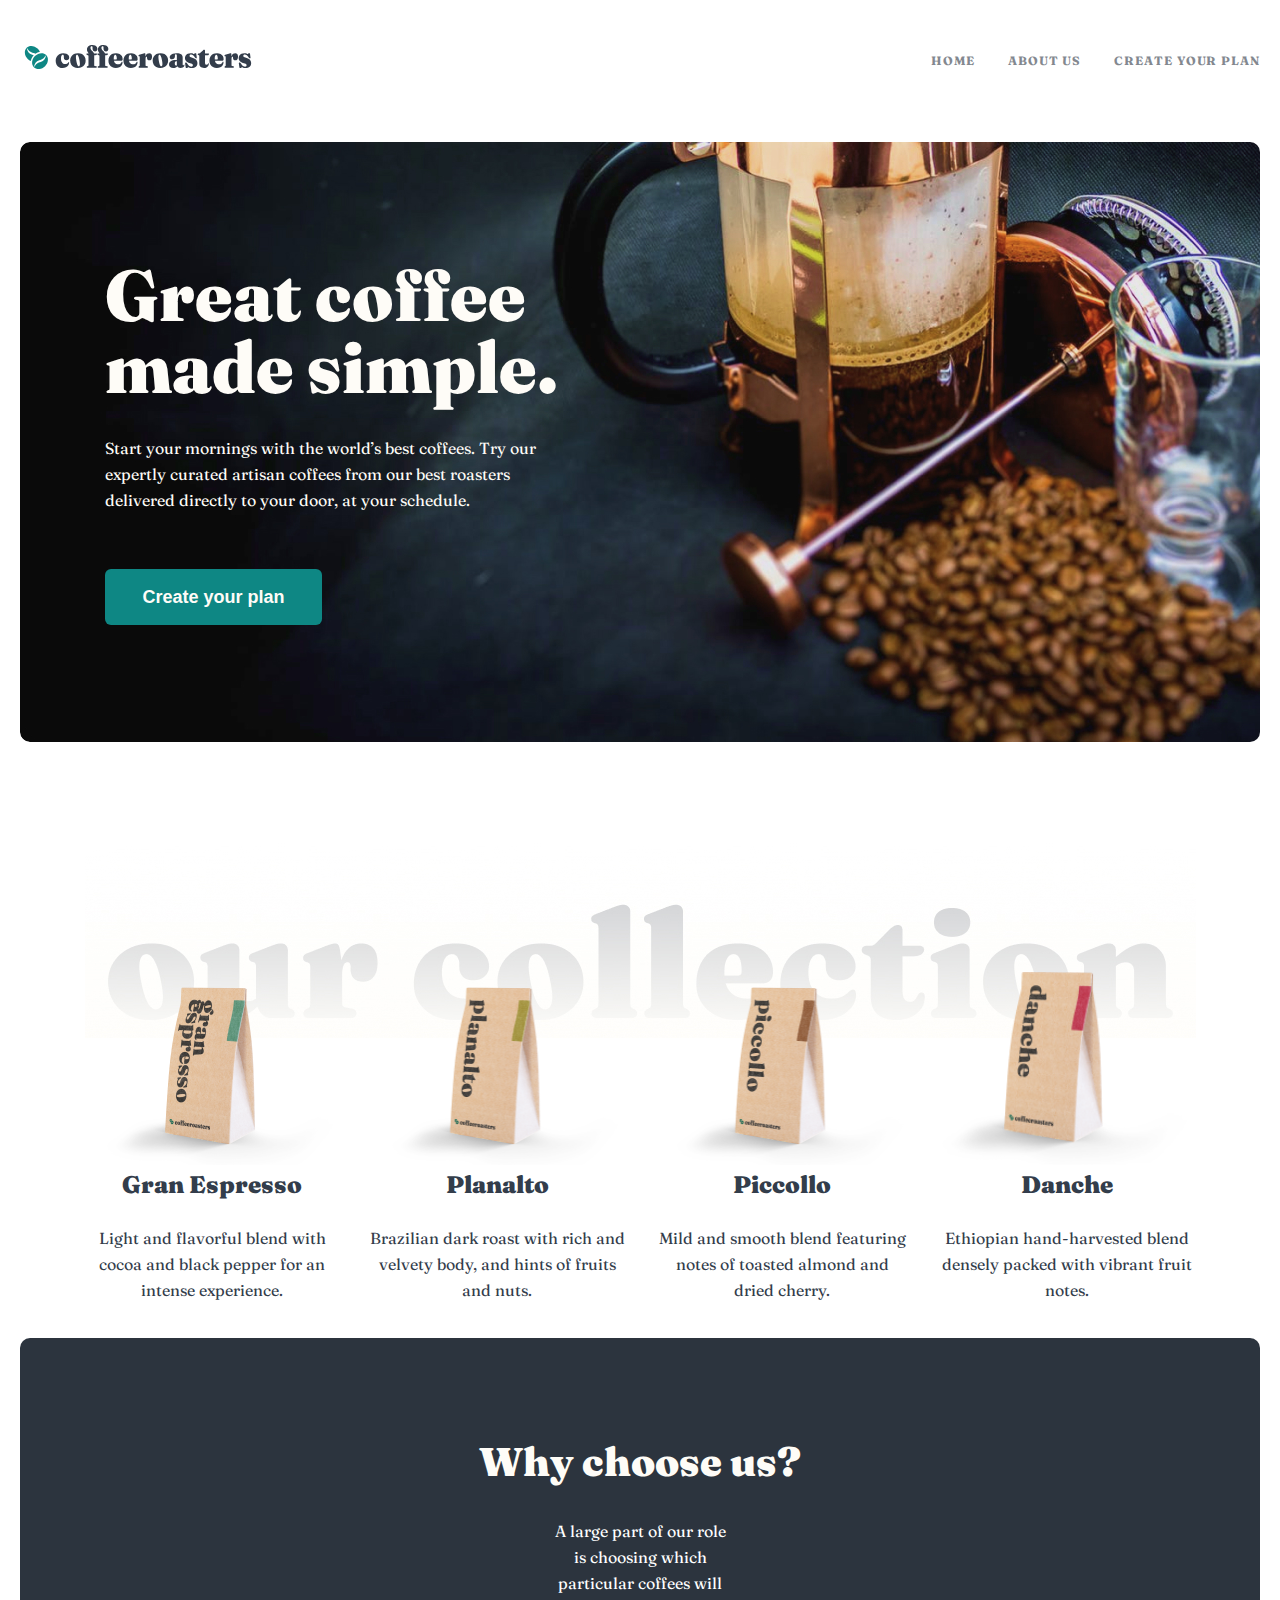
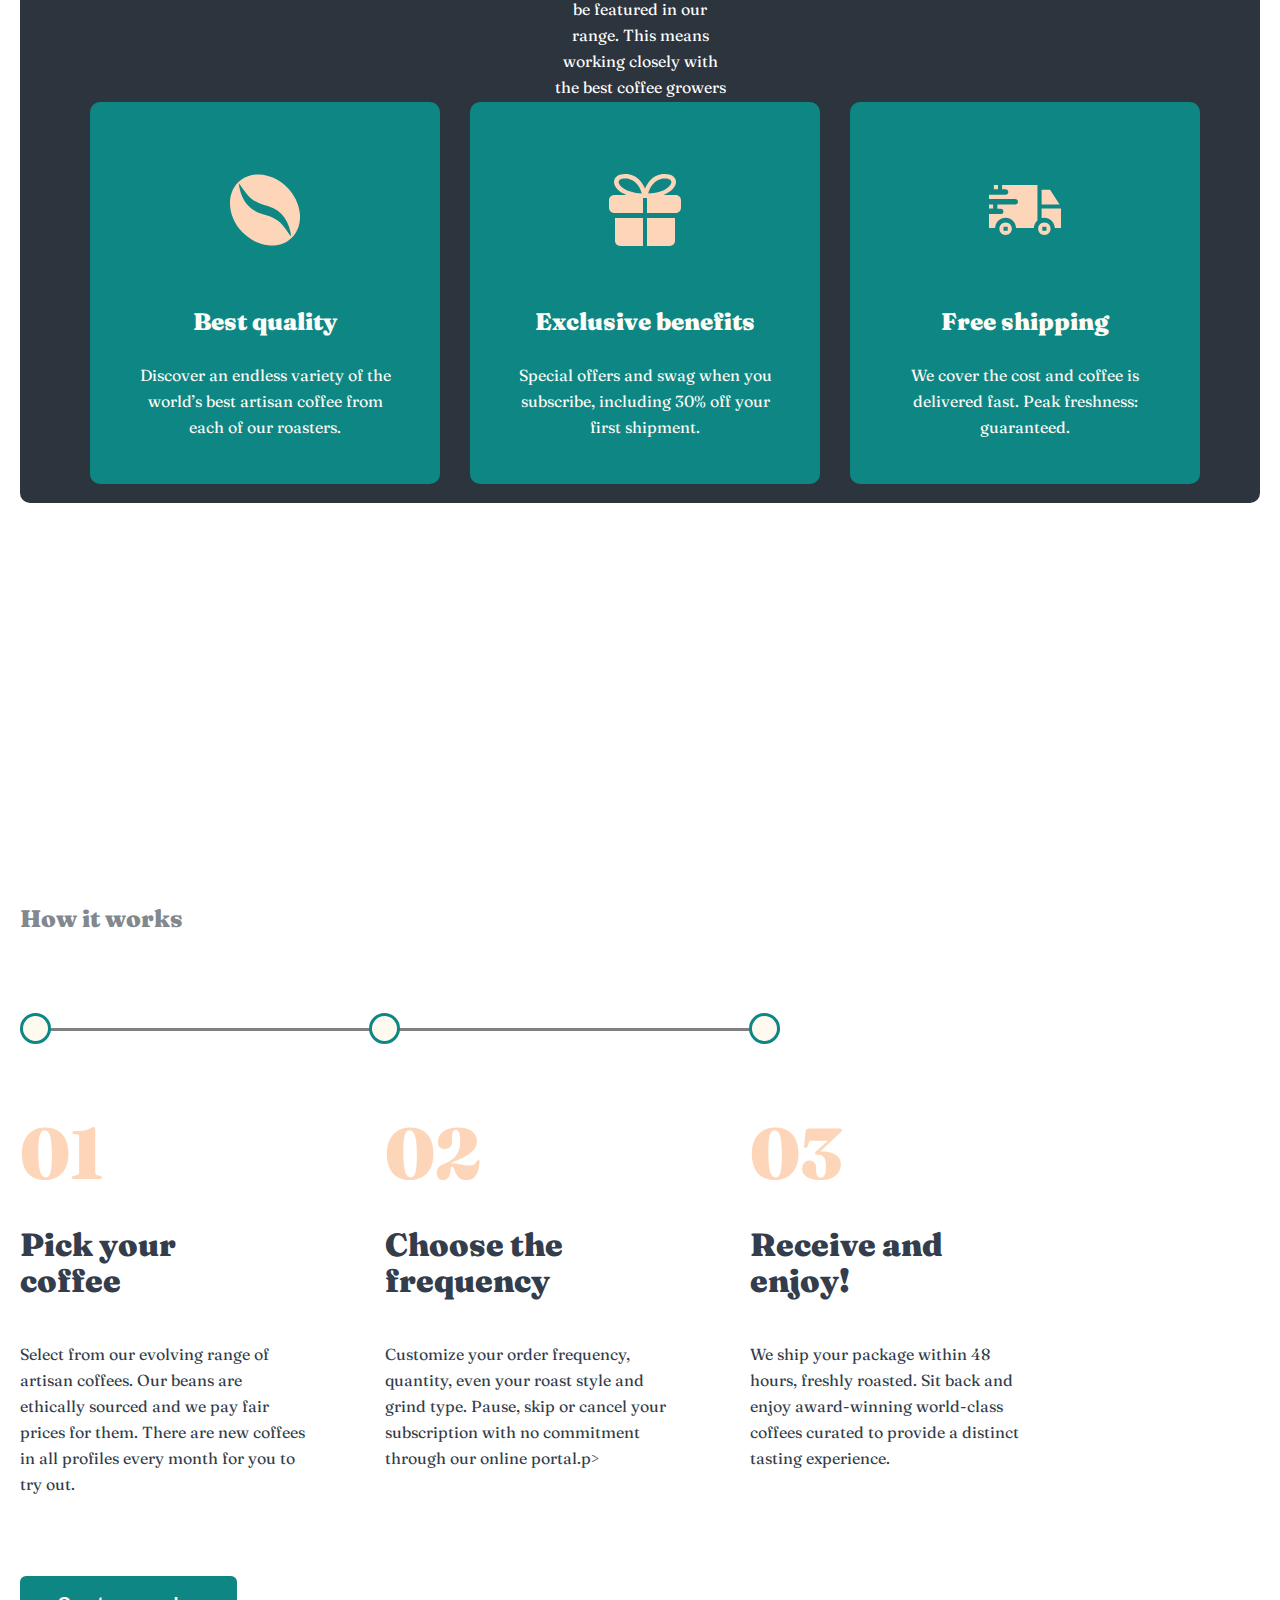
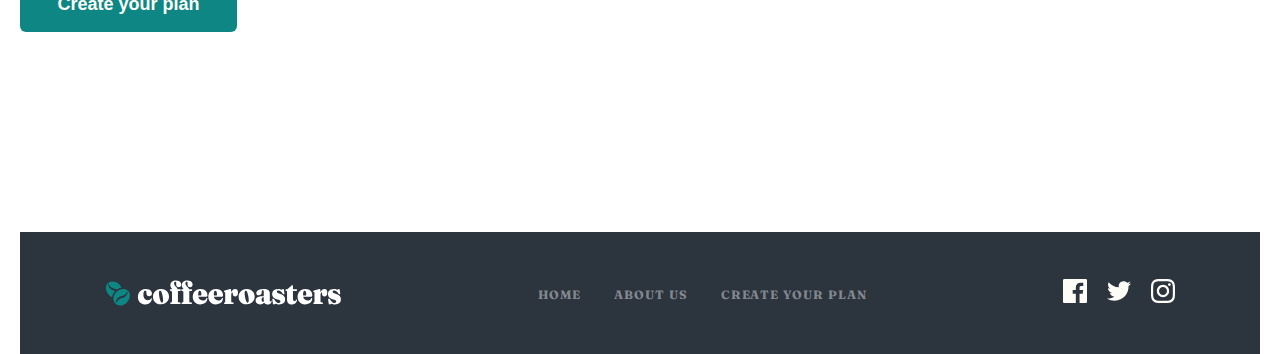
<file: index.html>
<!DOCTYPE html>
<html lang="en">

<head>
    <meta charset="UTF-8">
    <meta name="viewport" content="width=device-width, initial-scale=1.0">
    <link rel="stylesheet" href="./css/main.css">
    <link rel="icon" href="./asset/svg/Combined Shape (3).svg">
    <title>Coffeeroasters</title>
</head>
<body>
    <!-- HEADER -->

    <header class="header">
        <div class="contenir">
            <div class="text_fex">
                <div class="flex">
                    <img src="./asset/svg/Group 5.svg" alt="kofe" width="236" height="26">
                </div>
                <div>
                    <ul class="title">
                        <li class="list">
                            <a href="./index.html">HOME</a>
                        </li>
                        <li class="list">
                            <a href="./About.html">ABOUT US</a>
                        </li>
                        <li class="list">
                            <a href="./Create your plan.html">Create your plan </a>
                        </li>
                    </ul>
                </div>
            </div>
        </div>
    </header>
    <!-- MAIN -->
    <main class="main">
        <div class="contenir">
            <section class="text_img">
                <h1 class="text_acin">Great coffee <br>
                    made simple.</h1>
                <p class="text_p">Start your mornings with the world’s best coffees. Try our expertly curated artisan
                    coffees from our
                    best roasters delivered directly to your door, at your schedule.</p>
                <button class="text_btn">Create your plan</button>
            </section>
            <section class="section">
                <div>
                    <ul class="text-ul">
                        <li class="text-li">
                            <img src="./asset/img/kopi1 copy.png" alt="cop" width="255" height="193">
                            <h4 class="text-h4">Gran Espresso</h4>
                            <p class="text-p">Light and flavorful blend with cocoa and black pepper for an intense
                                experience.</p>
                        </li>
                        <li class="text-li">
                            <img src="./asset/img/kopi2.png" alt="cop" width="255" height="193">
                            <h4 class="text-h4">Planalto</h4>
                            <p class="text-p">Brazilian dark roast with rich and velvety body, and hints of fruits and
                                nuts.</p>
                        </li>
                        <li class="text-li">
                            <img src="./asset/img/kopi3.png" alt="cop" width="255" height="193">
                            <h4 class="text-h4">Piccollo</h4>
                            <p class="text-p">Mild and smooth blend featuring notes of toasted almond and dried cherry.
                            </p>
                        </li>
                        <li class="text-li">
                            <img src="./asset/img/kopi4.png" alt="cop" width="255" height="193">
                            <h4 class="text-h4">Danche</h4>
                            <p class="text-p">Ethiopian hand-harvested blend densely packed with vibrant fruit notes.
                            </p>
                        </li>
                    </ul>
                </div>
            </section>
            <section class="section-2">
                <h2 class="text-h2">Why choose us?</h2>
                <p class="text_p-2">A large part of our role is choosing which particular coffees will be featured
                    in our range. This means working closely with the best coffee growers to give
                    you a more impactful experience on every level.</p>
                <div class="text_ssss">
                    <ul class="text_ul">
                        <li class="text_li">
                            <img class="text_ims" src="./asset/svg/coffee-bean.svg" alt="COFE" width="72" height="72">
                            <h4 class="text-2">Best quality</h4>
                            <p class="text_ss">Discover an endless variety of the world’s best artisan coffee from each
                                of
                                our roasters.</p>
                        </li>
                        <li class="text_li">
                            <img class="text_ims" src="./asset/svg/Combined Shape (1).svg" alt="COFE" width="72"
                                height="72">
                            <h4 class="text-2">Exclusive benefits</h4>
                            <p class="text_ss">Special offers and swag when you subscribe, including 30% off your first
                                shipment.</p>
                        </li>
                        <li class="text_li">
                            <img class="text_ims" src="./asset/svg/Combined Shape (2).svg" alt="COFE" width="72"
                                height="72">
                            <h4 class="text-2">Free shipping</h4>
                            <p class="text_ss">We cover the cost and coffee is delivered fast. Peak freshness:
                                guaranteed.
                            </p>
                        </li>
                    </ul>
                </div>
            </section>
            <section class="section-3">
                <div class="text-div">
                    <p class="text-p-3">How it works</p>
                    <button class="span"></button>
                    <span class="div"></span>
                    <div class="span_2"></div>
                    <div class="span_3"></div>
                </div>
                <div>
                    <ul class="cofe-ul">
                        <li class="cofer-li">
                            <p class="cofe-01">01</p>
                            <h4 class="text-h2-h4">Pick your
                                coffee</h4>
                            <p class="text_p_o">Select from our evolving range of artisan coffees. Our beans are
                                ethically sourced and we
                                pay fair prices for them. There are new coffees in all profiles every month for you to
                                try out.</p>
                        </li>
                        <li class="cofer-li">
                            <p class="cofe-01">02</p>
                            <h4 class="text-h2-h4">
                                Choose the frequency</h4>
                            <p class="text_p_o">Customize your order frequency, quantity, even your roast style and
                                grind type. Pause, skip or cancel your subscription with no commitment through our
                                online portal.p>
                        </li>
                        <li class="cofer-li">
                            <p class="cofe-01">03</p>
                            <h4 class="text-h2-h4">Receive and enjoy!</h4>
                            <p class="text_p_o">We ship your package within 48 hours, freshly roasted. Sit back and
                                enjoy award-winning world-class coffees curated to provide a distinct tasting
                                experience.</p>
                        </li>
                    </ul>
                </div>
                <button class="btn">Create your plan</button>
            </section>
        </div>

    </main>
    <!-- footer -->
    <div class="contenir">
        <footer class="footer">
            <div class="flex-2">
                <img src="./asset/svg/Group 5 (1).svg" alt="cofe" width="236" height="26">
                <div>
                    <ul class="ul">
                        <li class="li">
                            <a href="./index.html">HOME</a>
                        </li>
                        <li class="li">
                            <a href="./About.html">ABOUT US</a>
                        </li>
                        <li class="li">
                            <a href="./Create your plan.html">Create your plan</a>
                        </li>
                    </ul>
                </div>
                <div class="flex-2">
                    <div>
                        <ul class="text_ul_2">
                            <li class="text_li-2">
                                <a href="#"><img src="./asset/svg/Feszbuk.svg" alt="f" width="24" height="24"></a>
                            </li>
                            <li class="text_li-2">
                                <a href="#"><img src="./asset/svg/Path (1).svg" alt="qush" width="24" height="24"></a>
                            </li>
                            <li class="text_li-2">
                                <a href="#"><img src="./asset/svg/Shape.svg" alt="INSTAGRAM" width="24" height="24"></a>
                            </li>
                        </ul>
                    </div>
                </div>
            </div>
        </footer>
    </div>

</body>

</html>
</file>
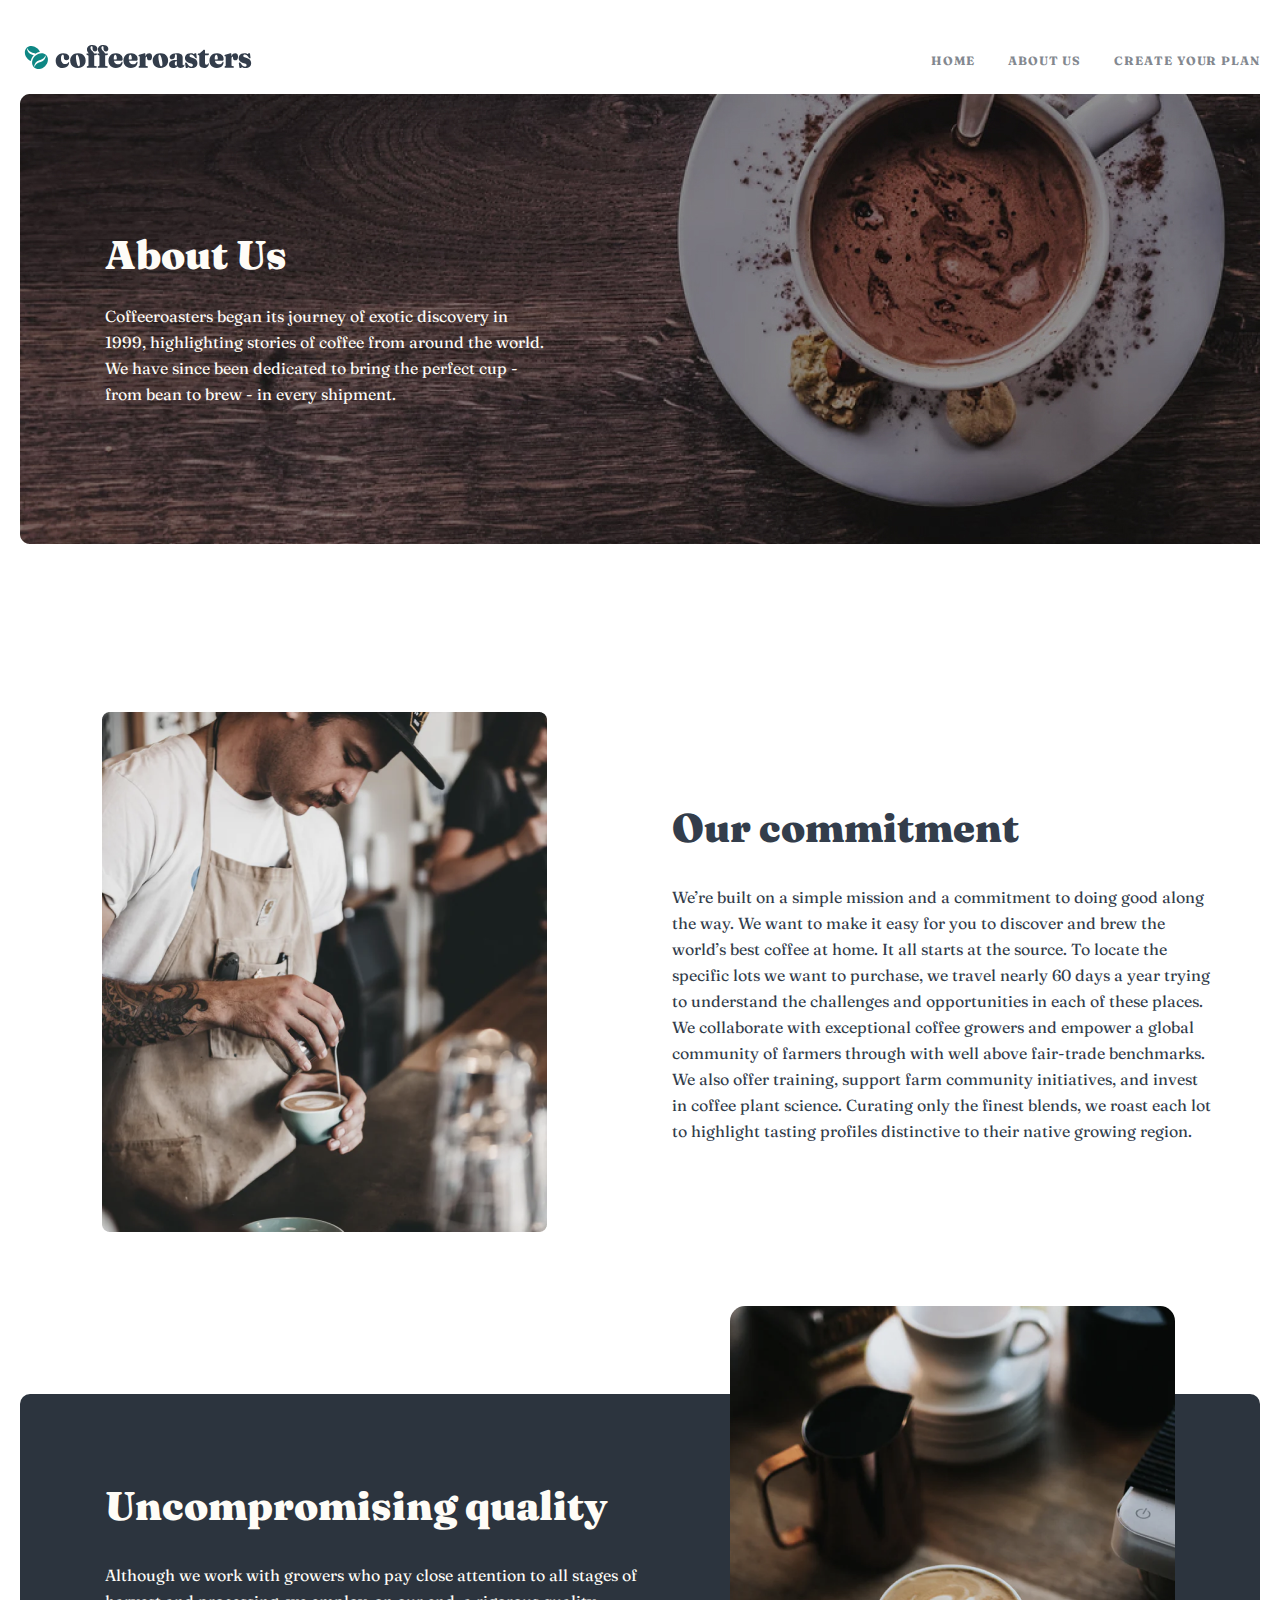
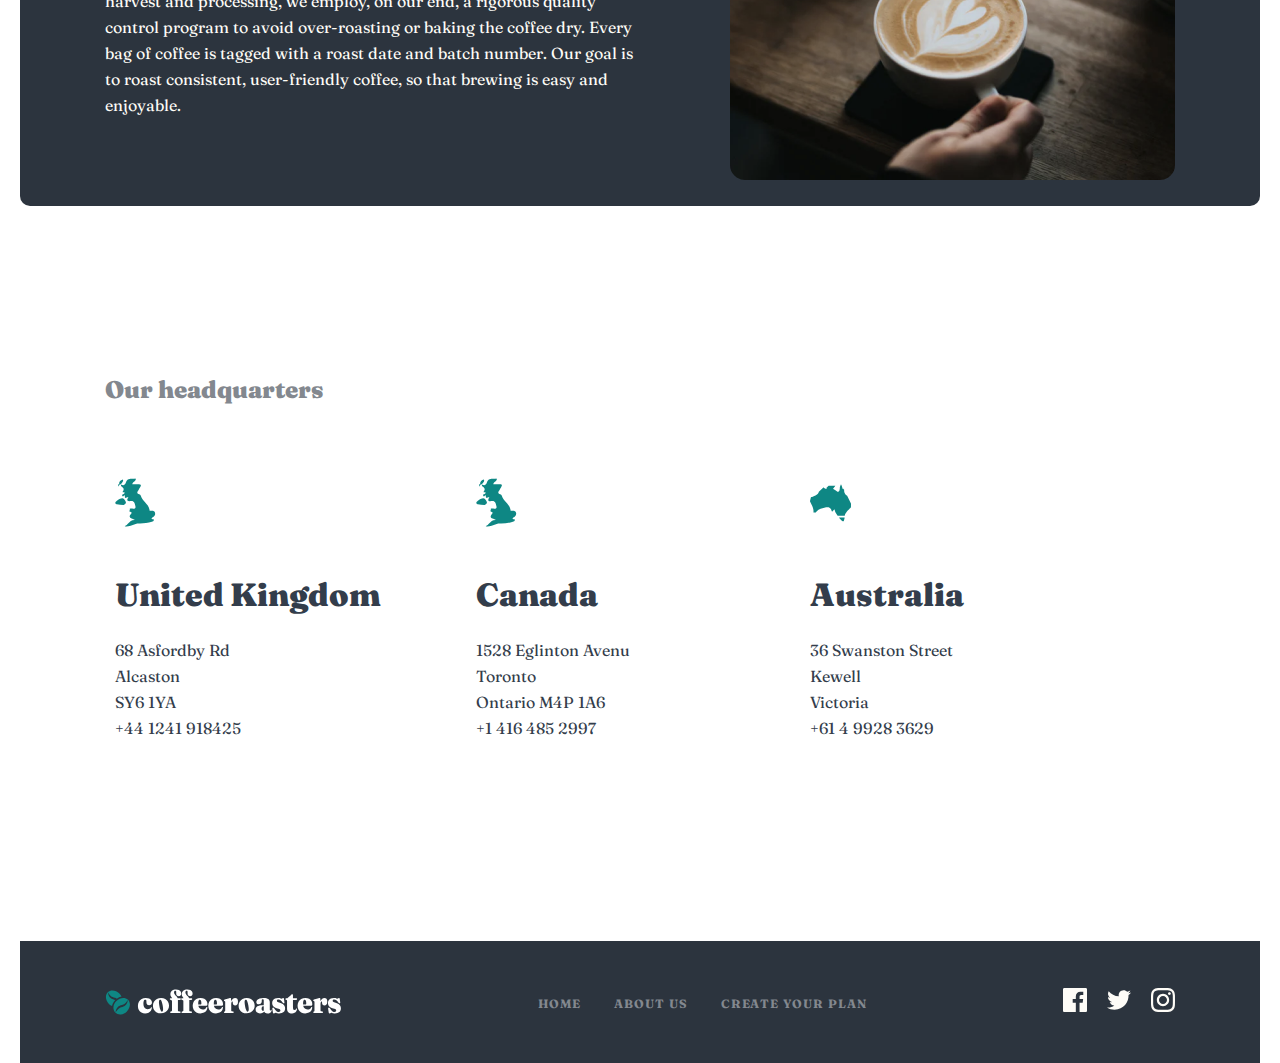
<file: About.html>
<!DOCTYPE html>
<html lang="en">

<head>
    <meta charset="UTF-8">
    <meta name="viewport" content="width=device-width, initial-scale=1.0">
    <link rel="stylesheet" href="./css/main.css ">
    <link rel="icon" href="./asset/svg/Combined Shape (3).svg">
    <title>Coffeeroasters</title>
</head>

<body>
    <!-- HEADER -->

    <header class="header">
        <div class="contenir">
            <div class="text_fex">
                <div class="flex">
                    <img src="./asset/svg/Group 5.svg" alt="kofe" width="236" height="26">
                </div>
                <div>
                    <ul class="title">
                        <li class="list">
                            <a href="./index.html">HOME</a>
                        </li>
                        <li class="list">
                            <a href="./About.html">ABOUT US</a>
                        </li>
                        <li class="list">
                            <a href="./Create your plan.html">Create your plan </a>
                        </li>
                    </ul>
                </div>
            </div>
        </div>
    </header>
    <main class="main_about">
        <div class="contenir">
            <section class="section_about">
                <h1 class="text_about">About Us</h1>
                <p class="text_about_p">Coffeeroasters began its journey of exotic discovery in 1999, highlighting
                    stories of coffee from around
                    the world. We have since been dedicated to bring the perfect cup - from bean to brew - in every
                    shipment.</p>
            </section>
            <section class="section_about_orta">
                <div class="dspley_flex">
                    <div>
                        <img class="text_margin" src="./asset/img/baresta.png" alt="baresta" width="445" height="520">
                    </div>
                    <div>
                        <h2 class="section-main">Our commitment</h2>
                        <p class="text_main">We’re built on a simple mission and a commitment to doing good along the
                            way. We want to make
                            it easy for you to discover and brew the world’s best coffee at home. It all starts at the
                            source. To locate the specific lots we want to purchase, we travel nearly 60 days a year
                            trying to understand the challenges and opportunities in each of these places. We
                            collaborate with exceptional coffee growers and empower a global community of farmers
                            through with well above fair-trade benchmarks. We also offer training, support farm
                            community initiatives, and invest in coffee plant science. Curating only the finest blends,
                            we roast each lot to highlight tasting profiles distinctive to their native growing region.
                        </p>
                    </div>
                </div>
            </section>
            <section class="section-main-2">
                <div class="text_flex-felx">
                    <div>
                        <h2 class="text_h2">Uncompromising quality</h2>
                        <p class="text_p-9">Although we work with growers who pay close attention to all stages of
                            harvest
                            and processing, we
                            employ, on our end, a rigorous quality control program to avoid over-roasting or baking the
                            coffee
                            dry. Every bag of coffee is tagged with a roast date and batch number. Our goal is to roast
                            consistent, user-friendly coffee, so that brewing is easy and enjoyable.</p>
                    </div>
                    <div>
                        <img class="text_img-s" src="./asset/img/kove.png" alt="kove" width="445" height="474">
                    </div>
                </div>
            </section>
            <section class="section-buttum">
                <div>
                    <p class="text_p_p">Our headquarters</p>
                    <ul class="section-ul">
                        <li class="section-li">
                            <img src="./asset/svg/yer.svg" alt="yer" width="41" height="50">
                            <h3 class="section-h3">United Kingdom</h3>
                            <p class="text-p_text">68 Asfordby Rd</p>
                            <p class="text-p_text_2">Alcaston</p>
                            <p class="text-p_text_2"> SY6 1YA</p>
                            <a class="text-p_text_2" href="tell">+44 1241 918425</a>
                        </li>
                        <li class="section-li">
                            <img src="./asset/svg/yer.svg" alt="yer" width="41" height="50">
                            <h3 class="section-h3">Canada</h3>
                            <p class="text-p_text"> 1528 Eglinton Avenu</p>
                            <p class="text-p_text_2">Toronto</p>
                            <p class="text-p_text_2"> Ontario M4P 1A6</p>
                            <a class="text-p_text_2" href="tell">+1 416 485 2997</a>
                        </li>
                        <li class="section-li">
                            <img src="./asset/svg/yer-zemla.svg" alt="yer" width="41" height="50">
                            <h3 class="section-h3"> Australia</h3>
                            <p class="text-p_text">36 Swanston Street</p>
                            <p class="text-p_text_2">Kewell</p>
                            <p class="text-p_text_2"> Victoria</p>
                            <a class="text-p_text_2" href="tell">+61 4 9928 3629</a>
                        </li>
                    </ul>
                </div>
            </section>
        </div>
    </main>
    <!-- footer -->
    <div class="contenir">
        <footer class="footer">
            <div class="flex-2">
                <img src="./asset/svg/Group 5 (1).svg" alt="cofe" width="236" height="26">
                <div>
                    <ul class="ul">
                        <li class="li">
                            <a href="./index.html">HOME</a>
                        </li>
                        <li class="li">
                            <a href="./About.html">ABOUT US</a>
                        </li>
                        <li class="li">
                            <a href="./Create your plan.html">Create your plan</a>
                        </li>
                    </ul>
                </div>
                <div class="flex-2">
                    <div>
                        <ul class="text_ul_2">
                            <li class="text_li-2">
                                <a href="#"><img src="./asset/svg/Feszbuk.svg" alt="f" width="24" height="24"></a>
                            </li>
                            <li class="text_li-2">
                                <a href="#"><img src="./asset/svg/Path (1).svg" alt="qush" width="24" height="24"></a>
                            </li>
                            <li class="text_li-2">
                                <a href="#"><img src="./asset/svg/Shape.svg" alt="INSTAGRAM" width="24" height="24"></a>
                            </li>
                        </ul>
                    </div>
                </div>
            </div>
        </footer>
    </div>
</body>

</html>
</file>
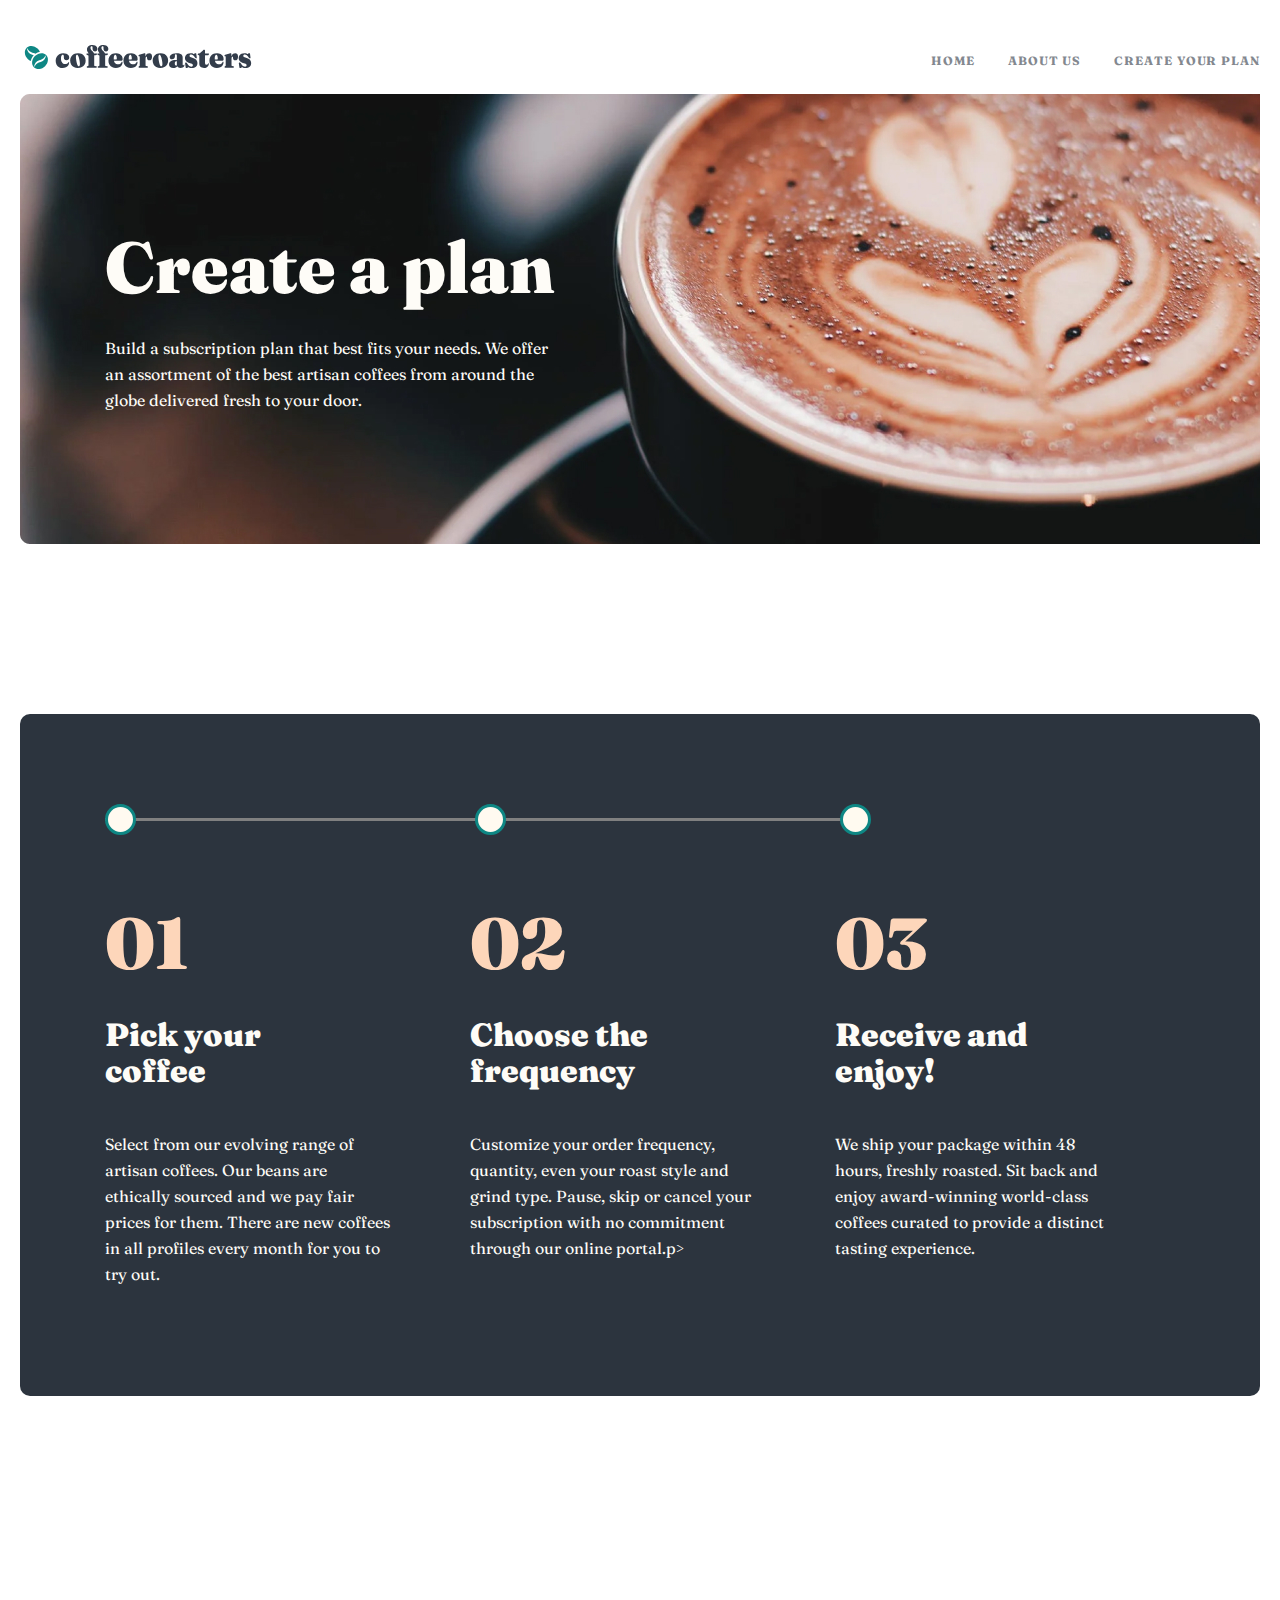
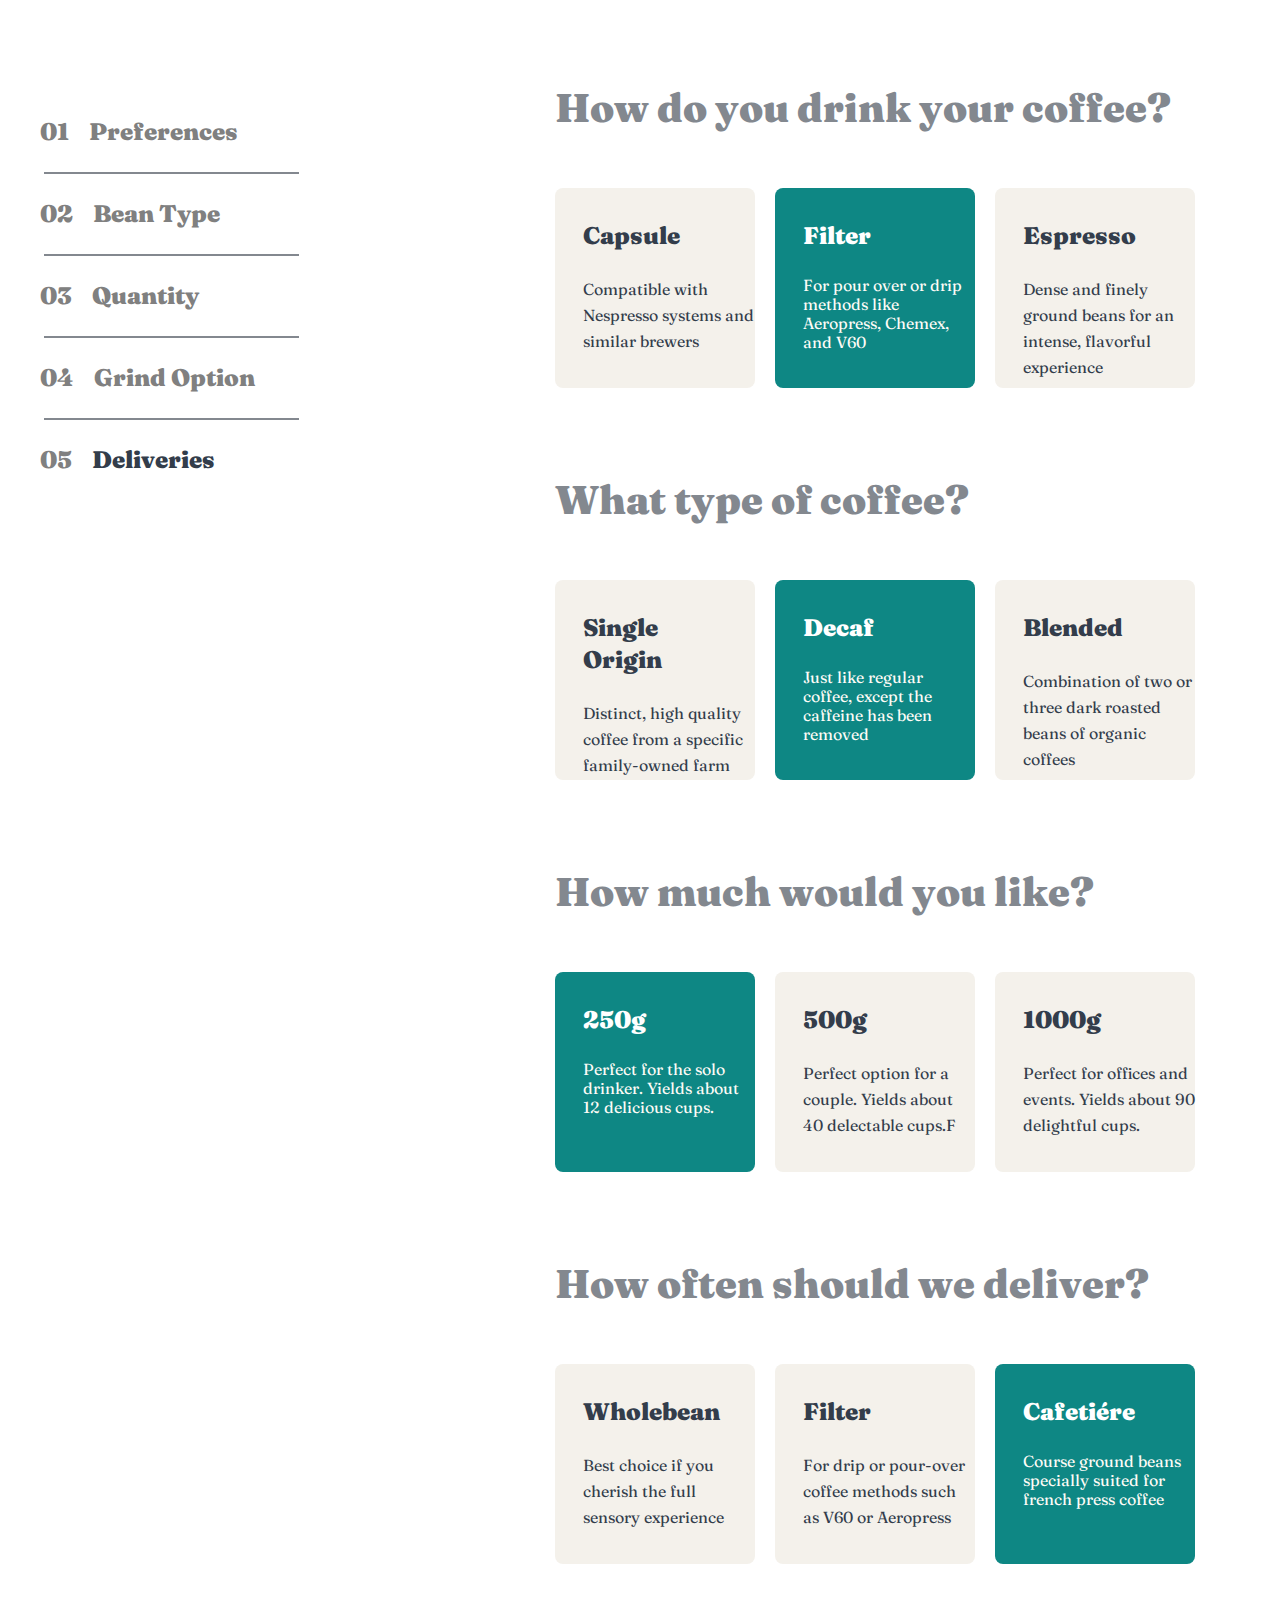
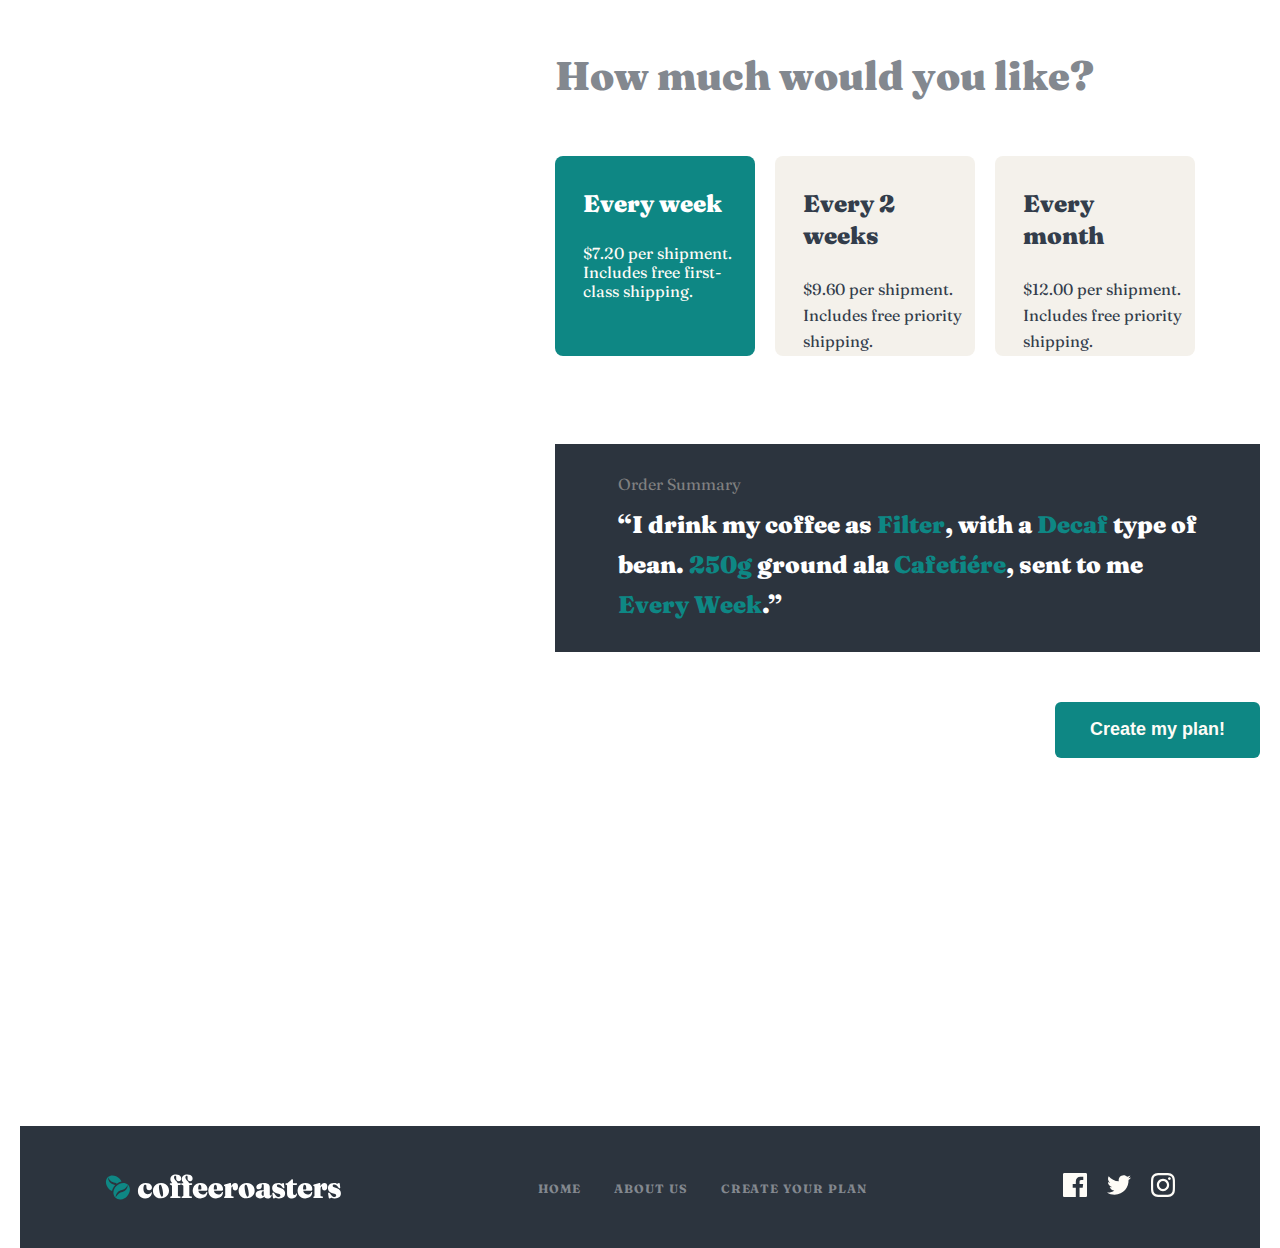
<file: Create your plan.html>
<!DOCTYPE html>
<html lang="en">

<head>
    <meta charset="UTF-8">
    <meta name="viewport" content="width=device-width, initial-scale=1.0">
    <link rel="stylesheet" href="./css/main.css ">
    <link rel="icon" href="./asset/svg/Combined Shape (3).svg">
    <title>Create your plan</title>
</head>

<body>
    <!-- HEADER -->

    <header class="header">
        <div class="contenir">
            <div class="text_fex">
                <div class="flex">
                    <img src="./asset/svg/Group 5.svg" alt="kofe" width="236" height="26">
                </div>
                <div>
                    <ul class="title">
                        <li class="list">
                            <a href="./index.html">HOME</a>
                        </li>
                        <li class="list">
                            <a href="./About.html">ABOUT US</a>
                        </li>
                        <li class="list">
                            <a href="./Create your plan.html">Create your plan </a>
                        </li>
                    </ul>
                </div>
            </div>
        </div>
    </header>
    <main class="main_create">
        <div class="contenir">
            <section class="section_create-5">
                <h1 class="text_text">Create a plan</h1>
                <p class="text_create">Build a subscription plan that best fits your needs. We offer an assortment of
                    the best artisan
                    coffees from around the globe delivered fresh to your door.</p>
            </section>
            <section class="section-7">
                <div class="text-div-5">
                    <button class="roket"></button>
                    <span class="div-2"></span>
                    <div class="raoket"></div>
                    <div class="roket-4"></div>
                </div>
                <div>
                    <ul class="cofe-ul">
                        <li class="cofer-li">
                            <p class="cofe-01">01</p>
                            <h4 class="text-h2-h5">Pick your
                                coffee</h4>
                            <p class="text_p_a">Select from our evolving range of artisan coffees. Our beans are
                                ethically sourced and we
                                pay fair prices for them. There are new coffees in all profiles every month for you to
                                try out.</p>
                        </li>
                        <li class="cofer-li">
                            <p class="cofe-01">02</p>
                            <h4 class="text-h2-h5">
                                Choose the frequency</h4>
                            <p class="text_p_a">Customize your order frequency, quantity, even your roast style and
                                grind type. Pause, skip or cancel your subscription with no commitment through our
                                online portal.p>
                        </li>
                        <li class="cofer-li">
                            <p class="cofe-01">03</p>
                            <h4 class="text-h2-h5">Receive and enjoy!</h4>
                            <p class="text_p_a">We ship your package within 48 hours, freshly roasted. Sit back and
                                enjoy award-winning world-class coffees curated to provide a distinct tasting
                                experience.</p>
                        </li>
                    </ul>
                </div>
            </section>
            <section class="text_flex-2">
                <div>
                    <ul class="ul_2">
                        <li class="flex_3">
                            <p class="text_01">01</p>
                            <p class="text_div_4">Preferences</p>
                        </li>
                        <div class="text_paloska"></div>
                        <li class="flex_3">
                            <p class="text_01">02</p>
                            <p class="text_div_4">Bean Type</p>
                        </li>
                        <div class="text_paloska"></div>
                        <li class="flex_3">
                            <p class="text_01">03</p>
                            <p class="text_div_4">Quantity</p>
                        </li>
                        <div class="text_paloska"></div>
                        <li class="flex_3">
                            <p class="text_01">04</p>
                            <p class="text_div_4">Grind Option</p>
                        </li>
                        <div class="text_paloska"></div>
                        <li class="flex_3">
                            <p class="text_01">05</p>
                            <p class="text_div_5">Deliveries</p>
                        </li>
                    </ul>
                </div>
                <div>
                    <ul class="text_s">
                        <h2 class="text_oo">How do you drink your coffee?</h2>
                        <li class="text_sd">
                            <div class="beliy">
                                <p class="text_250">Capsule</p>
                                <p class="text_22">Compatible with Nespresso systems and similar brewers</p>
                            </div>
                            <div class="zeloni">
                                <p class="text_252">Filter</p>
                                <p class="text_23">For pour over or drip methods like Aeropress, Chemex, and V60</p>
                            </div>
                            <div class="beliy">
                                <p class="text_250">Espresso</p>
                                <p class="text_22">Dense and finely ground beans for an intense, flavorful experience
                                </p>
                            </div>
                        </li>
                        <h2 class="text_oo">What type of coffee?</h2>
                        <li class="text_sd">
                            <div class="beliy">
                                <p class="text_250">Single Origin</p>
                                <p class="text_22">Distinct, high quality coffee from a specific family-owned farm</p>
                            </div>
                            <div class="zeloni">
                                <p class="text_252">Decaf</p>
                                <p class="text_23">Just like regular coffee, except the caffeine has been removed</p>
                            </div>
                            <div class="beliy">
                                <p class="text_250">Blended</p>
                                <p class="text_22">Combination of two or three dark roasted beans of organic coffees</p>
                            </div>
                        </li>
                        <h2 class="text_oo">How much would you like?</h2>
                        <li class="text_sd">
                            <div class="beliy_2">
                                <p class="text_252">250g</p>
                                <p class="text_23">Perfect for the solo drinker. Yields about 12 delicious cups.</p>
                            </div>
                            <div class="beliy">
                                <p class="text_250">500g</p>
                                <p class="text_22">Perfect option for a couple. Yields about 40 delectable cups.F</p>
                            </div>
                            <div class="beliy">
                                <p class="text_250">1000g</p>
                                <p class="text_22">Perfect for offices and events. Yields about 90 delightful cups.</p>
                            </div>
                        </li>
                        <h2 class="text_oo">How often should we deliver?</h2>
                        <li class="text_sd">
                            <div class="beliy">
                                <p class="text_250">Wholebean</p>
                                <p class="text_22">Best choice if you cherish the full sensory experience</p>
                            </div>
                            <div class="beliy">
                                <p class="text_250">Filter</p>
                                <p class="text_22">For drip or pour-over coffee methods such as V60 or Aeropress</p>
                            </div>
                            <div class="beliy_2">
                                <p class="text_252">Cafetiére</p>
                                <p class="text_23">Course ground beans specially suited for french press coffee</p>
                            </div>
                        </li>
                        <h2 class="text_oo">How much would you like?</h2>
                        <li class="text_sd">
                            <div class="beliy_2">
                                <p class="text_252">Every week</p>
                                <p class="text_23">$7.20 per shipment. Includes free first-class shipping.</p>
                            </div>
                            <div class="beliy">
                                <p class="text_250">Every 2 weeks</p>
                                <p class="text_22">$9.60 per shipment. Includes free priority shipping.</p>
                            </div>
                            <div class="beliy">
                                <p class="text_250">Every month</p>
                                <p class="text_22">$12.00 per shipment. Includes free priority shipping.</p>
                            </div>
                        </li>
                    </ul>
                    <div class="box-2">
                        <div class="box">
                            <p class="text_p-22">Order Summary</p>
                            <p class="text_hhh2">“I drink my coffee as <span class="grin">Filter</span>, with a <span
                                    class="grin">Decaf</span> type of bean. <span class="grin">250g</span> ground ala

                                <span class="grin">Cafetiére</span>, sent
                                to me<span class="grin">Every Week</span>.”
                            </p>
                        </div>
                    </div>
                    <button class="btn_23">Create my plan!</button>
                </div>

            </section>
        </div>
    </main>
    <!-- footer -->
    <div class="contenir">
        <footer class="footer">
            <div class="flex-2">
                <img src="./asset/svg/Group 5 (1).svg" alt="cofe" width="236" height="26">
                <div>
                    <ul class="ul">
                        <li class="li">
                            <a href="./index.html">HOME</a>
                        </li>
                        <li class="li">
                            <a href="./About.html">ABOUT US</a>
                        </li>
                        <li class="li">
                            <a href="./Create your plan.html">Create your plan</a>
                        </li>
                    </ul>
                </div>
                <div class="flex-2">
                    <div>
                        <ul class="text_ul_2">
                            <li class="text_li-2">
                                <a href="#"><img src="./asset/svg/Feszbuk.svg" alt="f" width="24" height="24"></a>
                            </li>
                            <li class="text_li-2">
                                <a href="#"><img src="./asset/svg/Path (1).svg" alt="qush" width="24" height="24"></a>
                            </li>
                            <li class="text_li-2">
                                <a href="#"><img src="./asset/svg/Shape.svg" alt="INSTAGRAM" width="24" height="24"></a>
                            </li>
                        </ul>
                    </div>
                </div>
            </div>
        </footer>
    </div>
</body>

</html>
</file>
<file: css/main.css>
@import url("https://fonts.googleapis.com/css2?family=Fraunces:opsz,wght@9..144,100;9..144,200;9..144,300;9..144,400;9..144,500;9..144,600;9..144,700;9..144,800&family=Mulish:ital,wght@0,200;0,300;0,400;0,500;0,600;0,700;1,200;1,300&family=Poppins:wght@500&display=swap");
.footer {
  margin-top: 200px;
  padding: 47px 85px;
  flex-shrink: 0;
  background-color: #2C343E;
}

.flex-2 {
  display: flex;
  align-items: center;
  justify-content: space-between;
}

.ul {
  display: flex;
  align-items: center;
  gap: 0 33px;
}

.text_ul_2 {
  gap: 0 20px;
  display: flex;
  align-items: center;
}

.li a {
  color: #83888F;
  font-size: 12px;
  font-style: normal;
  font-weight: 700;
  line-height: 15px;
  letter-spacing: 0.923px;
  text-transform: uppercase;
}

.text_img {
  background-image: url("/asset/img/kofejashka.jpg");
  background-repeat: no-repeat;
  padding: 117px 0 117px 85px;
  border-radius: 10px;
  margin-top: 48px;
}

.text_acin {
  color: #FEFCF7;
  font-size: 72px;
  font-style: normal;
  font-weight: 900;
  line-height: 72px;
}

.text_p {
  color: #FEFCF7;
  font-size: 16px;
  font-style: normal;
  font-weight: 400;
  line-height: 26px;
  width: 445px;
  margin-top: 32px;
}

.text_btn {
  width: 217px;
  height: 56px;
  flex-shrink: 0;
  border-radius: 6px;
  background: #0E8784;
  color: #FEFCF7;
  font-size: 18px;
  font-style: normal;
  font-weight: 900;
  line-height: 25px;
  margin-top: 56px;
}

.section {
  background-image: url("/asset/img/Group.jpg");
  background-repeat: no-repeat;
  width: 1111px;
  height: 196px;
  margin: 0 auto;
  margin-top: 100px;
  position: relative;
}

.text-h4 {
  width: 255px;
  text-align: center;
  color: #333D4B;
  font-size: 24px;
  font-style: normal;
  font-weight: 900;
  line-height: 32px;
  margin-bottom: 24px;
}

.text-p {
  width: 255px;
  color: #333D4B;
  text-align: center;
  font-size: 16px;
  font-style: normal;
  font-weight: 400;
  line-height: 26px;
}

.text-ul {
  display: flex;
  flex-wrap: wrap;
  gap: 0 30px;
  position: absolute;
  top: 130px;
}

.section-2 {
  background-color: #2C343E;
  padding: 100px 0px 317px 0px;
  border-radius: 10px;
  margin-top: 300px;
  position: relative;
}

.text-h2 {
  color: #FEFCF7;
  text-align: center;
  font-size: 40px;
  font-style: normal;
  font-weight: 900;
  line-height: 48px;
}

.text_p-2 {
  margin: 0 auto;
  margin-top: 32px;
  width: 540px;
  color: #FEFCF7;
  text-align: center;
  font-size: 16px;
  font-style: normal;
  font-weight: 400;
  line-height: 26px;
}

.text_ssss {
  position: absolute;
  top: 364px;
  left: 70px;
}

.text_ul {
  display: flex;
  flex-shrink: 0;
  text-align: center;
  gap: 0 30px;
  justify-content: center;
}

.text_li {
  border-radius: 8px;
  background: #0E8784;
  width: 350px;
  height: 382px;
  flex-shrink: 0;
  border-radius: 10px;
  text-align: center;
}

.text-2 {
  margin-top: 56px;
  color: #FEFCF7;
  font-size: 24px;
  font-style: normal;
  font-weight: 900;
  line-height: 32px;
}

.text_ss {
  color: #FEFCF7;
  text-align: center;
  margin: 0 auto;
  margin-top: 24px;
  font-size: 16px;
  font-style: normal;
  font-weight: 400;
  line-height: 26px;
  width: 255px;
}

.text_ims {
  margin-top: 72px;
}

.section-3 {
  margin-top: 400px;
  position: relative;
}

.text-p-3 {
  color: #83888F;
  font-size: 24px;
  font-style: normal;
  font-weight: 900;
  line-height: 32px;
  margin-bottom: 80px;
}

.div {
  width: 760px;
  height: 3px;
  flex-shrink: 0;
  stroke-width: 2px;
  background-color: grey;
}

.span {
  width: 31px;
  height: 31px;
  flex-shrink: 0;
  background-color: floralwhite;
  border-radius: 50%;
  border: solid 3px #0E8784;
  position: absolute;
  top: 110px;
}

.span_2 {
  width: 31px;
  height: 31px;
  flex-shrink: 0;
  background-color: floralwhite;
  border-radius: 50%;
  border: solid 3px #0E8784;
  position: absolute;
  left: 349px;
  top: 110px;
}

.span_3 {
  width: 31px;
  height: 31px;
  flex-shrink: 0;
  background-color: floralwhite;
  border-radius: 50%;
  border: solid 3px #0E8784;
  position: absolute;
  left: 729px;
  top: 110px;
}

.cofe-01 {
  margin-top: 82px;
  color: #FDD6BA;
  font-size: 72px;
  font-style: normal;
  font-weight: 900;
  line-height: 72px;
}

.text-h2-h4 {
  margin-top: 38px;
  color: #333D4B;
  font-size: 32px;
  font-style: normal;
  font-weight: 900;
  line-height: 36px;
  width: 255px;
}

.text_p_o {
  width: 285px;
  margin-top: 42px;
  color: #333D4B;
  font-size: 16px;
  font-style: normal;
  font-weight: 400;
  line-height: 26px;
}

.cofe-ul {
  display: flex;
  flex-wrap: nowrap;
  gap: 0 80px;
}

.btn {
  margin-top: 79px;
  width: 217px;
  height: 56px;
  flex-shrink: 0;
  border-radius: 6px;
  background: #0E8784;
  color: #FEFCF7;
  font-size: 18px;
  font-style: normal;
  font-weight: 900;
  line-height: 25px;
}

.header {
  padding: 44px 0 20px 0;
}

.text_fex {
  display: flex;
  align-items: center;
  justify-content: space-between;
}

.title {
  display: flex;
  gap: 0 33px;
}

.list a {
  color: #83888F;
  font-size: 12px;
  font-style: normal;
  font-weight: 700;
  line-height: 15px;
  letter-spacing: 0.923px;
  text-transform: uppercase;
}

.section_about {
  background-image: url("/asset/img/makove.jpg");
  padding: 137px 0 137px 85px;
  background-repeat: no-repeat;
}

.text_about {
  color: #FEFCF7;
  font-size: 40px;
  font-style: normal;
  font-weight: 900;
  line-height: 48px;
}

.text_about_p {
  color: #FEFCF7;
  font-size: 16px;
  font-style: normal;
  font-weight: 400;
  line-height: 26px;
  width: 445px;
  padding-top: 24px;
}

.section_create-5 {
  background-image: url("/asset/img/yurak.jpg");
  padding: 137px 0 137px 85px;
  background-repeat: no-repeat;
}

.text_text {
  color: #FEFCF7;
  font-size: 72px;
  font-style: normal;
  font-weight: 900;
  line-height: 72px;
}

.text_create {
  width: 445px;
  color: #FEFCF7;
  font-size: 16px;
  font-style: normal;
  font-weight: 400;
  line-height: 26px;
  margin-top: 32px;
}

.section_about_orta {
  margin-top: 168px;
}
.section_about_orta .dspley_flex {
  display: flex;
  align-items: center;
  gap: 0 125px;
}

.section-main {
  color: #333D4B;
  font-size: 40px;
  font-style: normal;
  font-weight: 900;
  line-height: 48px;
  margin-bottom: 32px;
}

.text_main {
  color: #333D4B;
  font-size: 16px;
  font-style: normal;
  font-weight: 400;
  line-height: 26px;
  width: 540px;
}

.section-main-2 {
  margin-top: 158px;
  background-color: #2C343E;
  padding: 88px 85px 88px 85px;
  position: relative;
  border-radius: 10px;
}

.text_margin {
  margin-left: 82px;
}

.text_h2 {
  color: #FEFCF7;
  font-size: 40px;
  font-style: normal;
  font-weight: 900;
  line-height: 48px;
  margin-bottom: 32px;
}

.text_p-9 {
  color: #FEFCF7;
  font-size: 16px;
  font-style: normal;
  font-weight: 400;
  line-height: 26px;
  width: 540px;
}

.text_flex-felx {
  display: flex;
}

.text_img-s {
  position: absolute;
  right: 85px;
  top: -88px;
  border-radius: 15px;
}

.section-7 {
  position: relative;
  margin-top: 164px;
  background-color: #2C343E;
  border-radius: 10px;
  padding: 91px 0 109px 85px;
}

.div-2 {
  width: 760px;
  height: 3px;
  flex-shrink: 0;
  stroke-width: 2px;
  background-color: grey;
}

.raoket {
  width: 31px;
  height: 31px;
  flex-shrink: 0;
  background-color: floralwhite;
  border-radius: 50%;
  border: solid 3px #0E8784;
  position: absolute;
  top: 90px;
}

.roket {
  width: 31px;
  height: 31px;
  flex-shrink: 0;
  background-color: floralwhite;
  border-radius: 50%;
  border: solid 3px #0E8784;
  position: absolute;
  left: 455px;
  top: 90px;
}

.roket-4 {
  width: 31px;
  height: 31px;
  flex-shrink: 0;
  background-color: floralwhite;
  border-radius: 50%;
  border: solid 3px #0E8784;
  position: absolute;
  left: 820px;
  top: 90px;
}

.text-h2-h5 {
  margin-top: 38px;
  color: #FEFCF7;
  font-size: 32px;
  font-style: normal;
  font-weight: 900;
  line-height: 36px;
  width: 255px;
}

.text_p_a {
  color: #FEFCF7;
  font-size: 16px;
  font-style: normal;
  font-weight: 400;
  line-height: 26px;
  width: 285px;
  margin-top: 42px;
}

.text_flex-2 {
  margin-top: 200px;
}

.flex_3 {
  display: flex;
  align-items: center;
  gap: 20px;
}

.text_paloska {
  border: 1px solid #83888F;
  width: 255px;
  margin: 24px 24px;
}

.text_div_4 {
  color: gray;
  font-family: Fraunces 9pt;
  font-size: 24px;
  font-style: normal;
  font-weight: 900;
  line-height: 32px;
}

.text_div_5 {
  color: #333D4B;
  font-size: 24px;
  font-style: normal;
  font-weight: 900;
  line-height: 32px;
}

.text_flex-2 {
  display: flex;
  justify-content: space-between;
}

.text_sd {
  display: flex;
  gap: 0 20px;
}

.ul_2 {
  margin-top: 120px;
}

.text_01 {
  color: gray;
  font-family: Fraunces 9pt;
  font-size: 24px;
  font-style: normal;
  font-weight: 900;
  line-height: 32px;
  margin-left: 20px;
}

.text_oo {
  margin-bottom: 56px;
  color: #83888F;
  font-size: 40px;
  font-style: normal;
  font-weight: 900;
  line-height: 48px;
  margin-top: 88px;
}

.zeloni {
  padding: 32px 28px 84px 28px;
  border-radius: 8px;
  background-color: #0E8784;
  width: 200px;
  height: 200px;
  flex-shrink: 0;
}

.beliy {
  padding: 32px 28px 84px 28px;
  border-radius: 8px;
  background-color: #F4F1EB;
  width: 200px;
  height: 200px;
}

.text_250 {
  color: #333D4B;
  font-size: 24px;
  font-style: normal;
  font-weight: 900;
  line-height: 32px;
}

.text_22 {
  width: 172px;
  color: #333D4B;
  font-size: 16px;
  font-style: normal;
  font-weight: 400;
  line-height: 26px;
  margin-top: 24px;
}

.text_252 {
  color: #FFF;
  font-size: 24px;
  font-style: normal;
  font-weight: 900;
  line-height: 32px;
}

.text_23 {
  width: 172px;
  color: #FEFCF7;
  font-size: 16px;
  font-style: normal;
  font-weight: 400;
  line-height: 19px;
  margin-top: 24px;
}

.beliy_2 {
  padding: 32px 28px 84px 28px;
  border-radius: 8px;
  background-color: #0E8784;
  width: 200px;
  height: 200px;
  flex-shrink: 0;
}

.box-2 {
  background-color: #2C343E;
  padding: 27px 0 27px 63px;
  margin-top: 88px;
}

.text_p-2 {
  color: #FFF;
  font-size: 16px;
  font-style: normal;
  font-weight: 400;
  line-height: 26px;
  margin-bottom: 8px;
  width: 172px;
}

.text_p-22 {
  color: gray;
  font-size: 16px;
  font-style: normal;
  font-weight: 400;
  line-height: 26px;
  margin-bottom: 8px;
  width: 172px;
}

.text_hhh2 {
  color: #FFF;
  font-size: 24px;
  font-style: normal;
  font-weight: 900;
  line-height: 40px;
  width: 582px;
}

.grin {
  color: #0E8784;
}

.btn_23 {
  background-color: transparent;
  border: none;
  padding: 15px 35px 16px 35px;
  margin-top: 50px;
  margin-left: 500px;
  border-radius: 6px;
  background: #0E8784;
  color: #FEFCF7;
  font-size: 18px;
  font-style: normal;
  font-weight: 900;
  line-height: 25px;
  margin-bottom: 168px;
}

.section-buttum {
  margin-top: 168px;
}

.text_p_p {
  color: #83888F;
  font-size: 24px;
  font-style: normal;
  font-weight: 900;
  line-height: 32px;
  margin-bottom: 72px;
  margin-left: 85px;
}

.section-h3 {
  margin-top: 45px;
  color: #333D4B;
  font-size: 32px;
  font-style: normal;
  font-weight: 900;
  line-height: 36px;
}

.text-p_text {
  color: #333D4B;
  margin-top: 24px;
  font-size: 16px;
  font-style: normal;
  font-weight: 400;
  line-height: 26px;
  margin-right: 85px;
}

.text-p_text_2 {
  color: #333D4B;
  font-size: 16px;
  font-style: normal;
  font-weight: 400;
  line-height: 26px;
}

.section-ul {
  display: flex;
  align-items: center;
  flex-wrap: wrap;
  margin-right: 85px;
}

.section-li {
  margin-left: 95px;
}

.contenir {
  width: 1280px;
  margin: 0 auto;
  padding: 0 20px;
}

* {
  margin: 0;
  padding: 0;
  box-sizing: border-box;
}

body {
  font-family: "Fraunces";
}

ul {
  list-style: none;
}

a {
  display: inline-block;
  text-decoration: none;
}

img {
  display: inline-block;
}

button {
  cursor: pointer;
  background-color: transparent;
  border: none;
}

span {
  display: inline-block;
}/*# sourceMappingURL=main.css.map */
</file>
